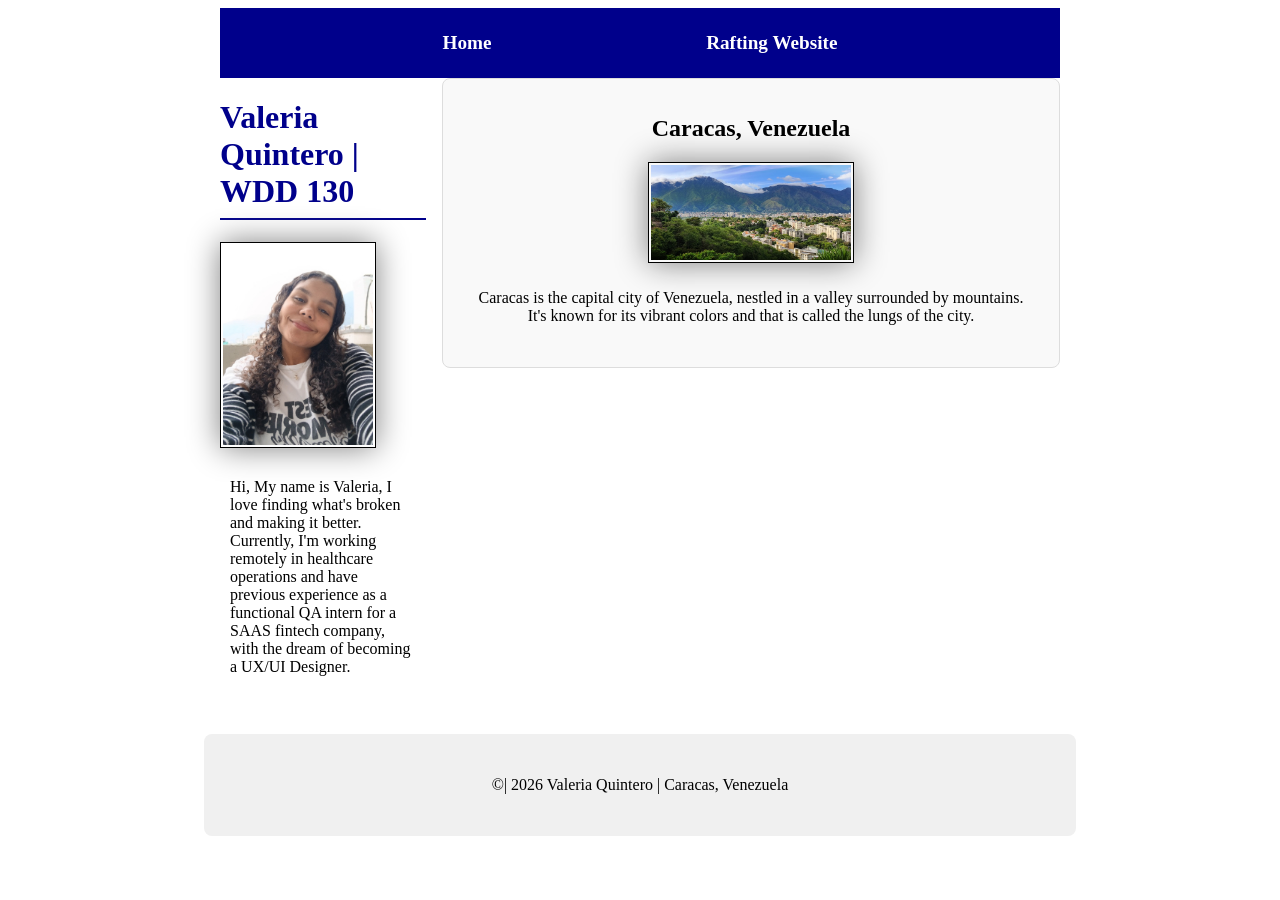
<file: index.html>
<!DOCTYPE html>
<html lang="en">

<head>
    <meta charset="UTF-8">
    <meta name="viewport" content="width=device-width, initial-scale=1.0">
    <meta name="description"
      content="Valeria Quintero WDD 130 course home page I am an aspiring UX/UI designer with experience in healthcare operations and fintech QA.">
    <meta name="author" content="Valeria Quintero">
    <title>Valeria Quintero | WDD 130</title>
    <link rel="stylesheet" href="styles/styles.css">
</head>

<body>
    <header>
        <nav>
            <a href="#">Home</a>
            <a href="wwr/">Rafting Website</a>
        </nav>
    </header>
    <div class="grid">
        <main>
            <h1>Valeria Quintero | WDD 130</h1>
            <img src="images/profile.jpg" alt="Valeria Quintero." width="200">
            <p>Hi, My name is Valeria, I love finding what's broken and making it better. Currently,
                I'm
                working remotely in healthcare
                operations and have previous experience as a functional QA intern for a SAAS fintech
                company, with the dream of
                becoming a UX/UI Designer.</p>
        </main>
        <aside>
            <h2>Caracas, Venezuela</h2>
            <img src="images/caracas.jpg" alt="View of Caracas, Venezuela" width="200">
            <p>Caracas is the capital city of Venezuela, nestled in a valley surrounded by
                mountains. It's
                known for its vibrant colors and that is called the lungs of the city.</p>
        </aside>
    </div>

    <footer>
        <p>©️| 2026 Valeria Quintero | Caracas, Venezuela </p>
    </footer>
</body>

</html>
</file>
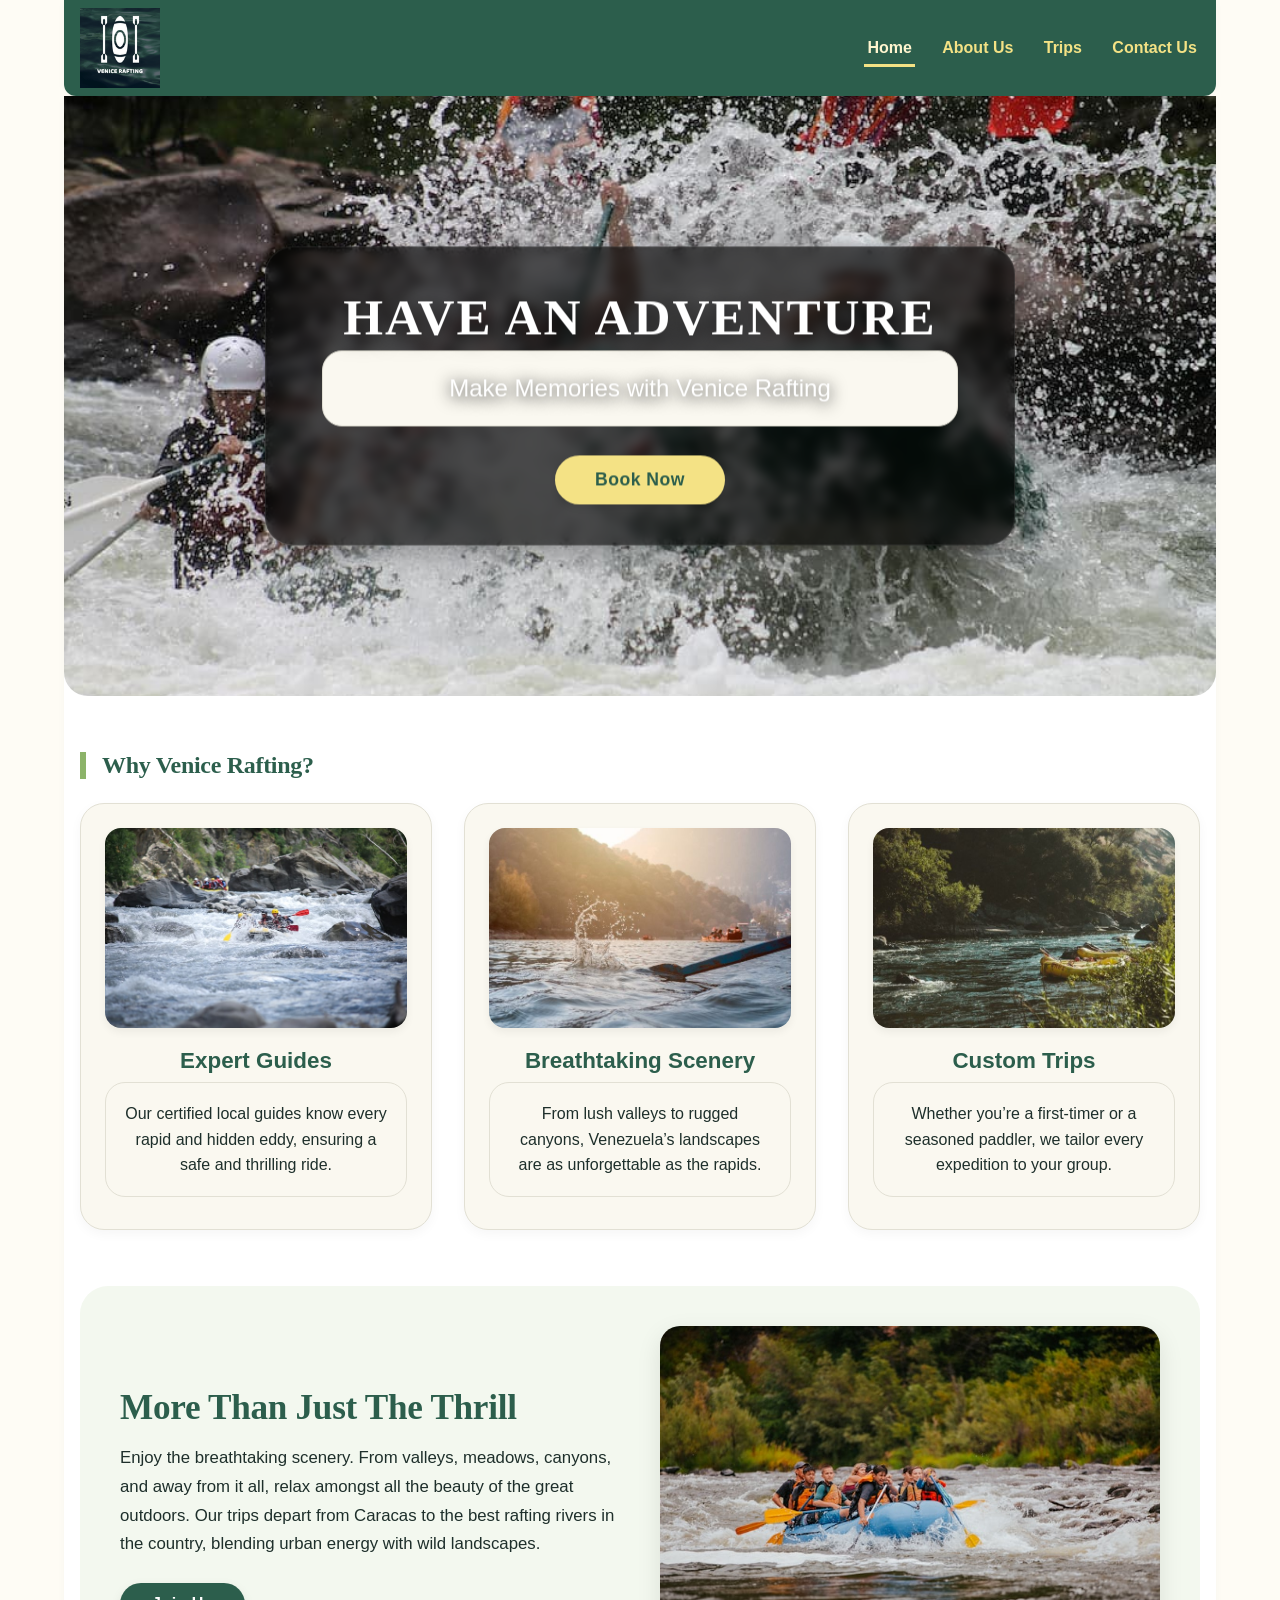
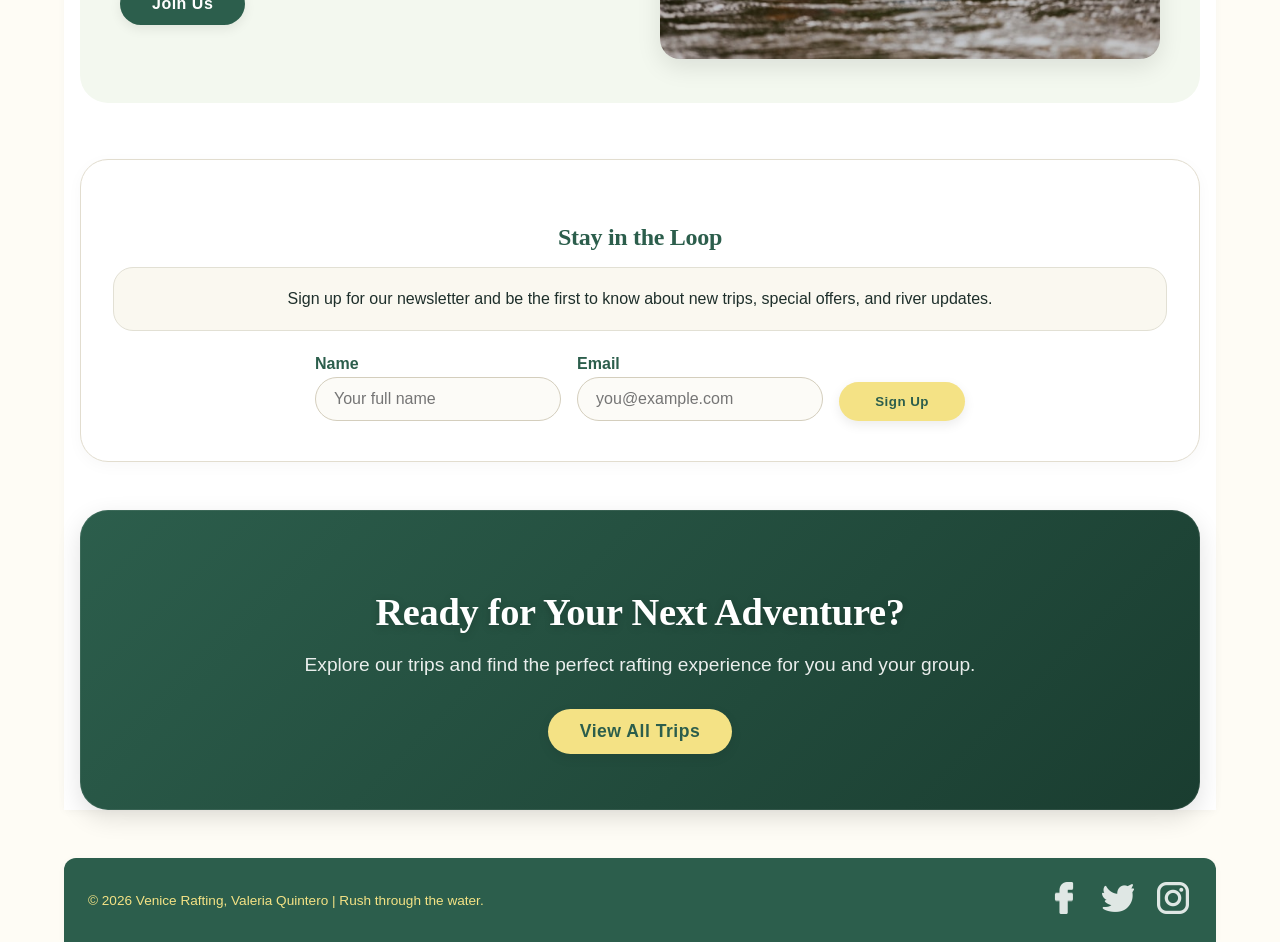
<file: wwr/index.html>
<!DOCTYPE html>
<html lang="en">

<head>
    <meta charset="UTF-8">
    <meta name="viewport" content="width=device-width, initial-scale=1.0">
    <meta name="description"
      content="Venice Rafting offers unforgettable whitewater adventures inspired by Venezuela. Book your trip today and experience the thrill of the river.">
    <meta name="author" content="Valeria Quintero">
    <title>Venice Rafting | Home</title>
    <link rel="stylesheet" href="styles/rafting.css">
</head>

<body>
    <header>
        <img src="images/logo.png" alt="Venice rafting logo">
        <nav>
            <ul>
                <li><a href="index.html" class="active">Home</a></li>
                <li><a href="about.html">About Us</a></li>
                <li><a href="trips.html">Trips</a></li>
                <li><a href="contact.html">Contact Us</a></li>
            </ul>
        </nav>
    </header>

    <main>

        <!-- Hero -->
        <section class="hero">
            <img src="images/hero-rafting.jpg" alt="Rafting team conquering wild rapids">
            <div class="hero-content">
                <h1>HAVE AN ADVENTURE</h1>
                <p>Make Memories with Venice Rafting</p>
                <a href="trips.html" class="btn btn-primary">Book Now</a>
            </div>
        </section>

        <!-- Grid-->
        <section class="features">
            <h2>Why Venice Rafting?</h2>
            <div class="features-grid">
                <div class="feature-item">
                    <img src="images/rafting1.jpg" alt="Expert guide leading a raft">
                    <h3>Expert Guides</h3>
                    <p>Our certified local guides know every rapid and hidden eddy, ensuring a safe
                        and thrilling ride.</p>
                </div>
                <div class="feature-item">
                    <img src="images/rafting3.jpg" alt="Breathtaking river canyon">
                    <h3>Breathtaking Scenery</h3>
                    <p>From lush valleys to rugged canyons, Venezuela’s landscapes are as
                        unforgettable as the rapids.</p>
                </div>
                <div class="feature-item">
                    <img src="images/rafting5.jpg" alt="Custom trip planning">
                    <h3>Custom Trips</h3>
                    <p>Whether you’re a first-timer or a seasoned paddler, we tailor every
                        expedition to your group.</p>
                </div>
            </div>
        </section>

        <!-- Grid -->
        <section class="more-section">
            <div class="more-grid">
                <div class="more-text">
                    <h2>More Than Just The Thrill</h2>
                    <p>
                        Enjoy the breathtaking scenery. From valleys, meadows, canyons, and away
                        from it all, relax amongst all the beauty of the great outdoors. Our trips
                        depart from Caracas to the best rafting rivers in the country, blending
                        urban energy with wild landscapes.
                    </p>
                    <a href="about.html" class="btn btn-secondary">Join Us</a>
                </div>
                <div class="more-image">
                    <img src="images/rafting2.jpg" alt="Scenic river valley">
                </div>
            </div>
        </section>

        <!-- Newsletter -->
        <section class="newsletter">
            <h2>Stay in the Loop</h2>
            <p>Sign up for our newsletter and be the first to know about new trips, special offers,
                and river updates.</p>
            <form action="#" method="post" class="newsletter-form">
                <div class="form-group">
                    <label for="name">Name</label>
                    <input type="text" id="name" name="name" placeholder="Your full name" required>
                </div>
                <div class="form-group">
                    <label for="email">Email</label>
                    <input type="email" id="email" name="email" placeholder="you@example.com"
                      required>
                </div>
                <button type="submit" class="btn btn-primary">Sign Up</button>
            </form>
        </section>

        <!-- Trips -->
        <section class="cta-banner">
            <div class="cta-content">
                <h2>Ready for Your Next Adventure?</h2>
                <p>Explore our trips and find the perfect rafting experience for you and your group.
                </p>
                <a href="trips.html" class="btn btn-primary">View All Trips</a>
            </div>
        </section>

    </main>

    <footer>
        <p>© 2026 Venice Rafting, Valeria Quintero | Rush through the water.</p>
        <nav class="socialmedia">
            <a href="https://facebook.com" target="_blank" rel="noopener noreferrer">
                <img src="images/facebook.png" alt="Facebook icon">
            </a>
            <a href="https://twitter.com" target="_blank" rel="noopener noreferrer">
                <img src="images/twitter.png" alt="Twitter icon">
            </a>
            <a href="https://instagram.com" target="_blank" rel="noopener noreferrer">
                <img src="images/instagram.png" alt="Instagram icon">
            </a>
        </nav>
    </footer>
</body>

</html>
</file>
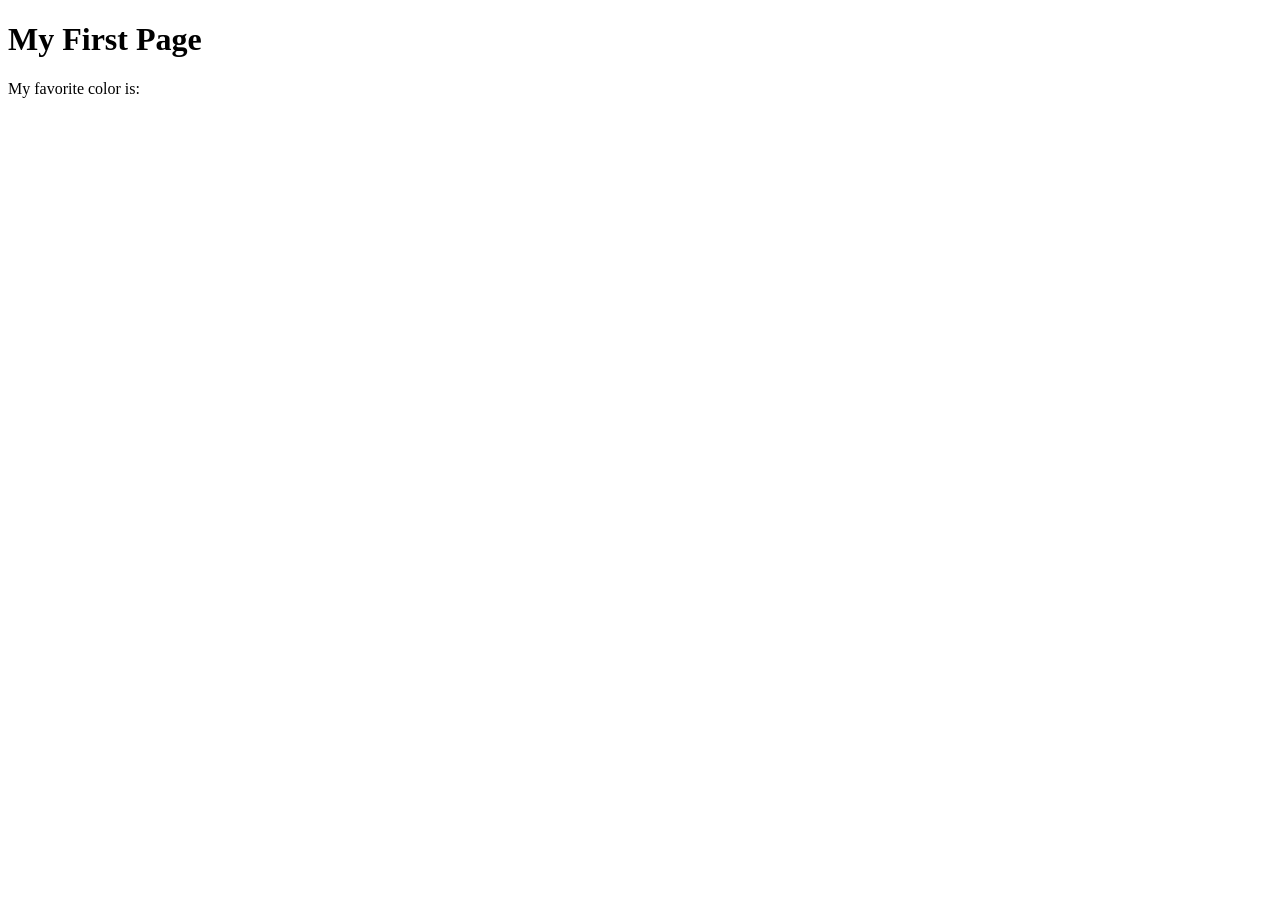
<file: week01/first-page.html>
<!DOCTYPE html>
<html lang="en">
<head>
    <meta charset="UTF-8">
    <meta name="viewport" content="width=device-width, initial-scale=1.0">
    <title>My First Page</title>
</head>
<body>
    <h1>My First Page</h1>
    <p>My favorite color is: </p>
</body>
</html>
</file>
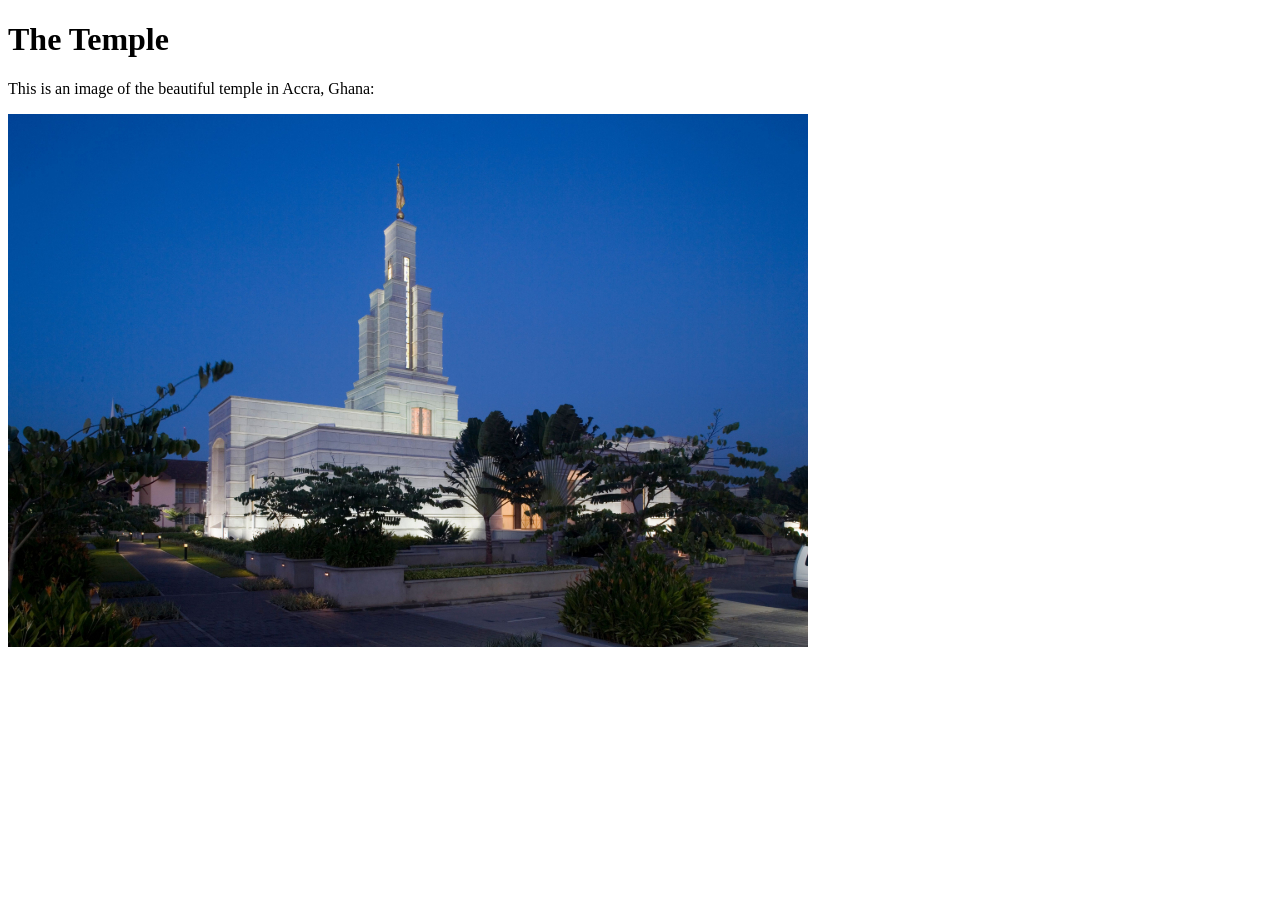
<file: week01/images-solution.html>
<!DOCTYPE html>
<html lang="en">
<head>
    <meta charset="UTF-8">
    <meta name="viewport" content="width=device-width, initial-scale=1.0">
    <title>Temple Image</title>
</head>
<body>
    <h1>The Temple</h1>
    <p>This is an image of the beautiful temple in Accra, Ghana:</p>
    <img src="images/temple-small.jpg" alt="The Accra Ghana Temple">
    
</body>
</html>
</file>
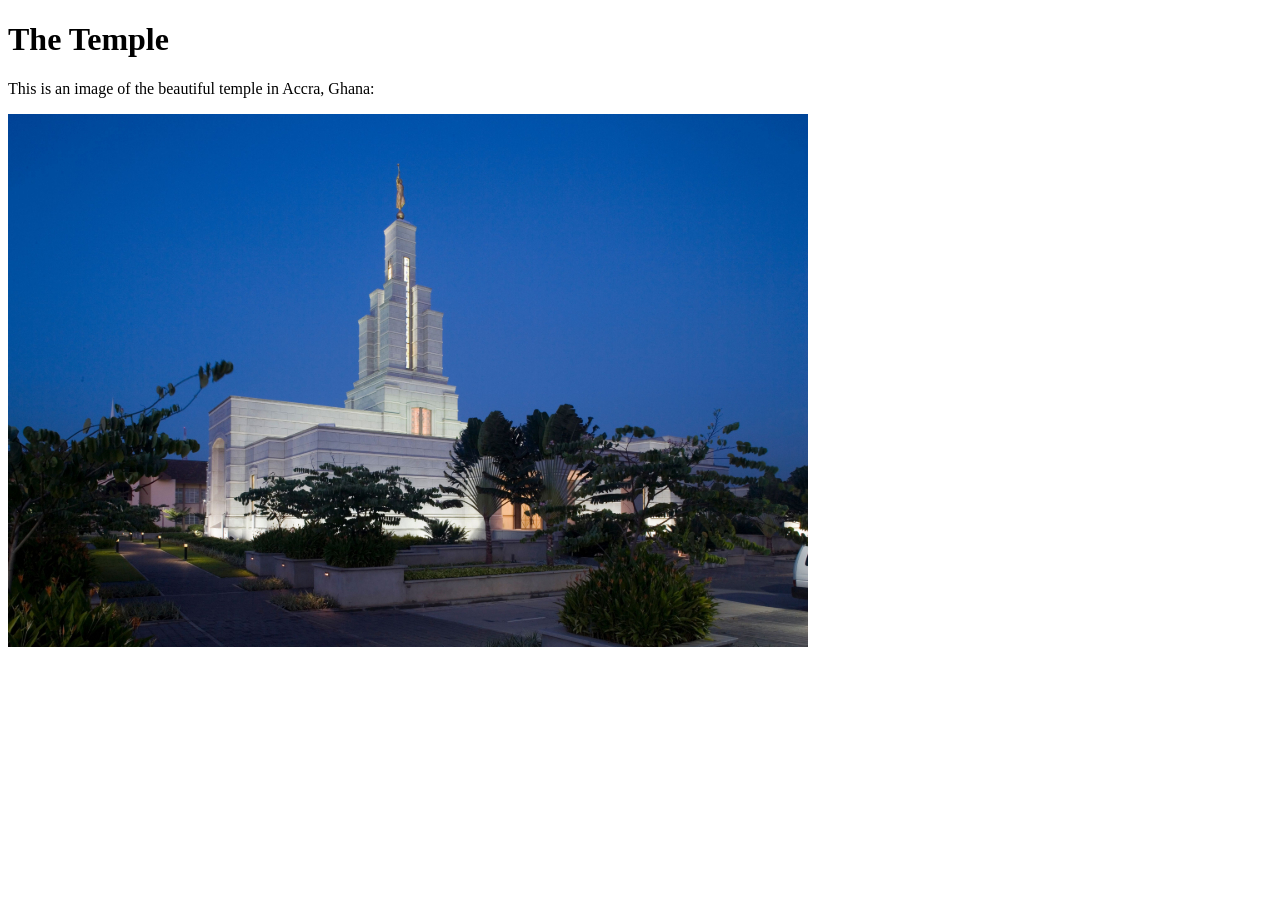
<file: week01/images.html>
<!DOCTYPE html>
<html lang="en">

<head>
    <meta charset="UTF-8">
    <meta name="viewport" content="width=device-width, initial-scale=1.0">
    <title>Temple Image</title>
</head>

<body>
    <h1>The Temple</h1>
    <p>This is an image of the beautiful temple in Accra, Ghana:</p>
    <img src="images/temple-small.jpg" alt="The Accra Ghana Temple">

</body>

</html>
</file>
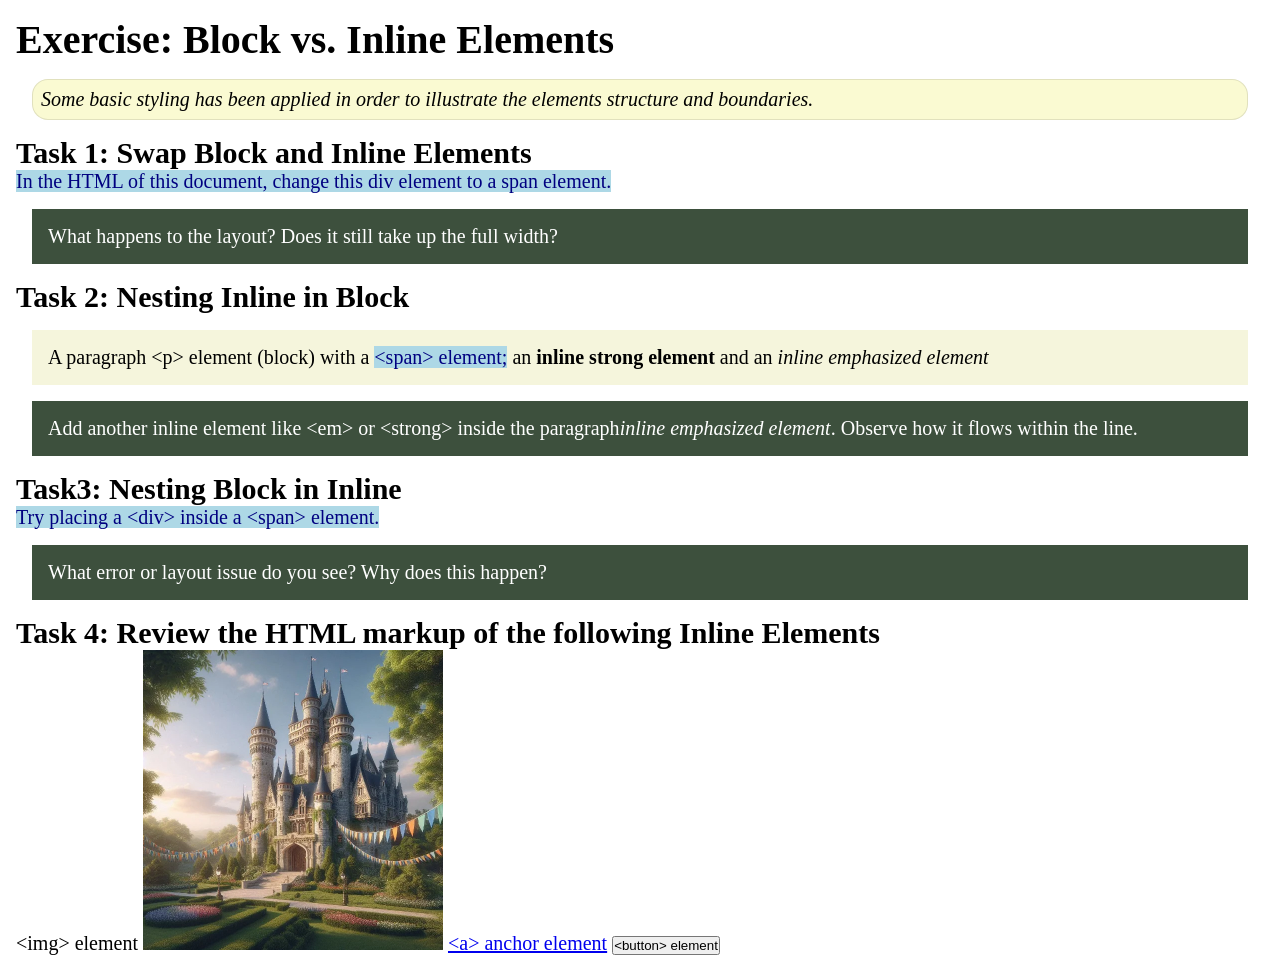
<file: week02/block-vs-inline.html>
<!DOCTYPE html>
<html lang="en">

<head>
    <meta charset="UTF-8">
    <meta name="viewport" content="width=device-width, initial-scale=1.0">
    <title>Exercise: Block vs. Inline Elements</title>
    <link rel="stylesheet" href="styles/block-vs-inline.css">
</head>

<body>
    <main>
        <h1>Exercise: Block vs. Inline Elements</h1>
        <p class="note">Some basic styling has been applied in order to illustrate the elements
            structure and
            boundaries.</p>

        <h2>Task 1: Swap Block and Inline Elements</h2>
        <span>In the HTML of this document, change this div element to a span element.</span>

        <p class="question">What happens to the layout? Does it still take up the full width?</p>

        <h2>Task 2: Nesting Inline in Block</h2>
        <p>A paragraph &lt;p&gt; element (block) with a <span>&lt;span&gt; element;</span> an
            <strong>inline strong element</strong> and an <em>inline emphasized element</em>
        </p>
        <p class="question">Add another inline element like &lt;em&gt; or &lt;strong&gt; inside the
            paragraph<em>inline emphasized element</em>. Observe
            how it flows within the line.</p>

        <h2>Task3: Nesting Block in Inline</h2>
        <span>Try placing a &lt;div&gt; inside a &lt;span&gt; element.</span>
        <p class="question">What error or layout issue do you see? Why does this happen?</p>


        <h2>Task 4: Review the HTML markup of the following Inline Elements</h2>
        &lt;img&gt; element
        <img src="images/castle.webp" alt="placeholder image (images are inline)" width="300"
          height="300">
        <a href="https://churchofjesuschrist.org">&lt;a&gt; anchor element</a>
        <button type="button">&lt;button&gt; element</button>
    </main>
</body>

</html>
</file>
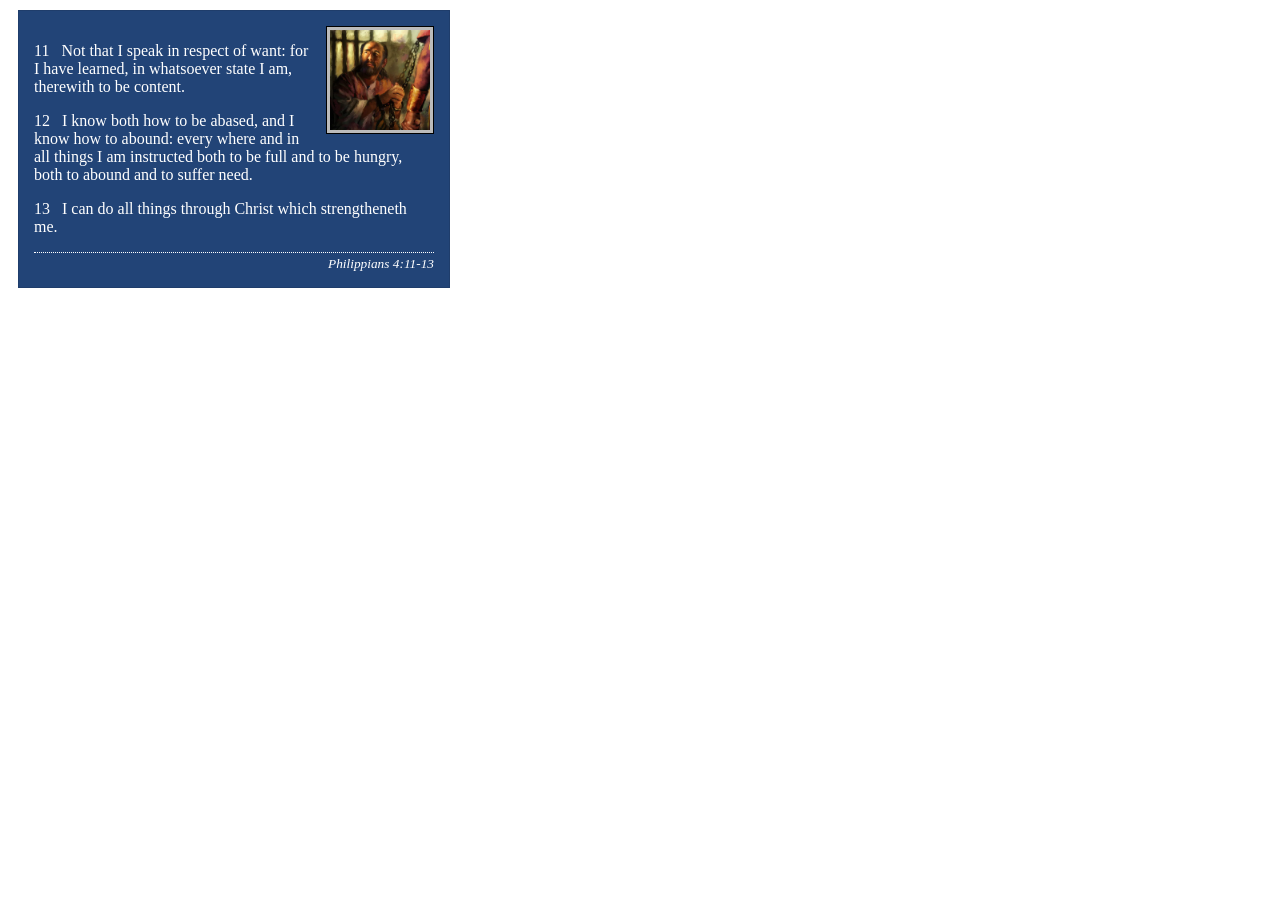
<file: week02/box-model-solution.html>
<!DOCTYPE html>
<html lang="en">
<head>
    <meta charset="UTF-8">
    <meta name="viewport" content="width=device-width, initial-scale=1.0">
    <title>Box Model Activity</title>
    <link rel="stylesheet" href="styles/box-model-solution.css">
</head>
<body>
    <main>
        <div class="callout">
            <img src="images/apostle-paul-imprisoned.webp" alt="Paul the Apostle - Imprisoned in Rome" width="200" height="200">
            <blockquote>
                <p>11 &nbsp; Not that I speak in respect of want: for I have learned, in whatsoever state I am, therewith to be content.</p>
                <p>12 &nbsp; I know both how to be abased, and I know how to abound: every where and in all things I am instructed both to be full and to be hungry, both to abound and to suffer need.</p>
                <p>13 &nbsp; I can do all things through Christ which strengtheneth me.</p>
            </blockquote>
            <cite>Philippians 4:11-13</cite>
        </div>
    </main>
</body>
</html>
</file>
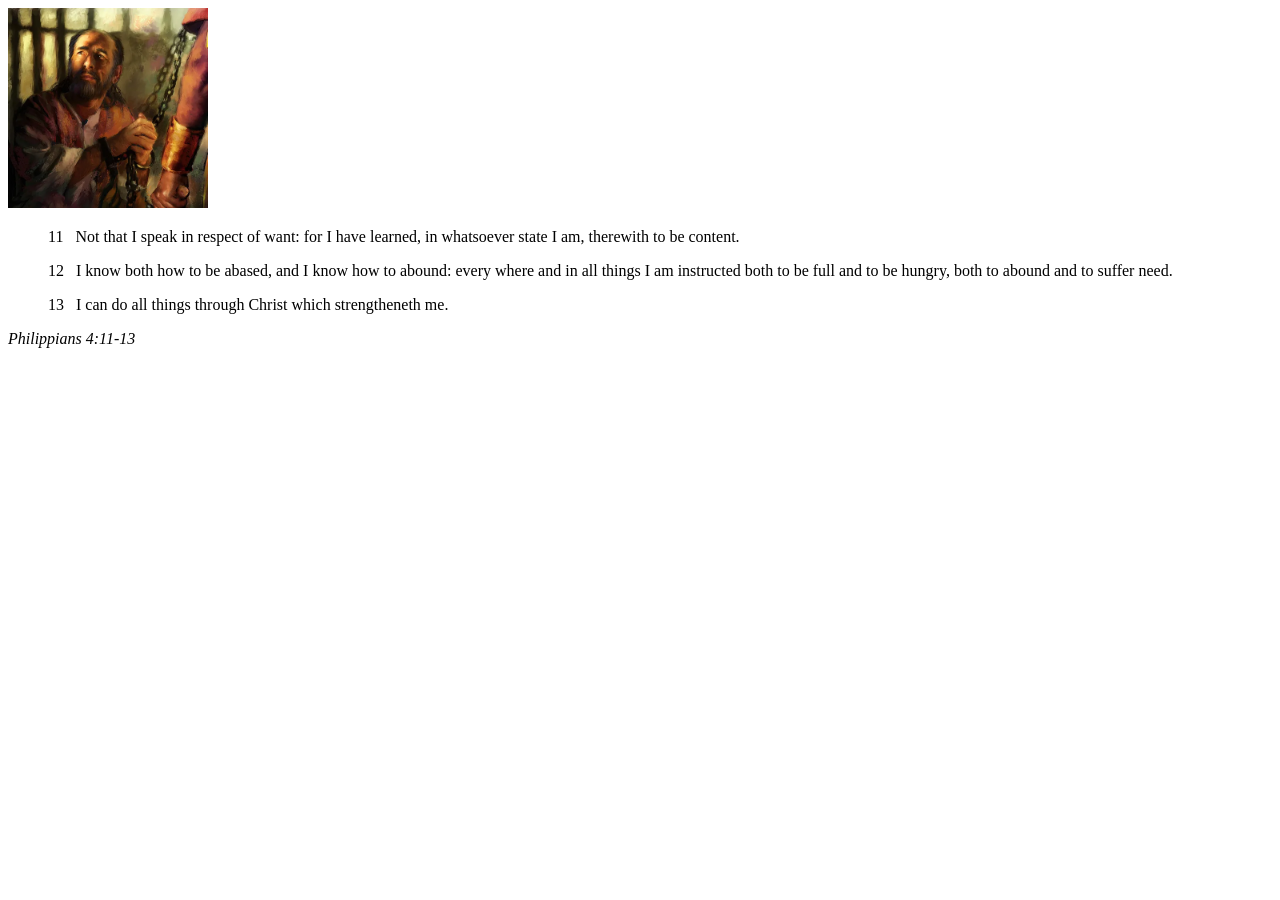
<file: week02/box-model.html>
<!DOCTYPE html>
<html lang="en">
<head>
    <meta charset="UTF-8">
    <meta name="viewport" content="width=device-width, initial-scale=1.0">
    <title>Box Model Activity</title>
</head>
<body>
    <main>
        <div class="callout">
            <img src="images/apostle-paul-imprisoned.webp" alt="Paul the Apostle - Imprisoned in Rome" width="200" height="200">
            <blockquote>
                <p>11 &nbsp; Not that I speak in respect of want: for I have learned, in whatsoever state I am, therewith to be content.</p>
                <p>12 &nbsp; I know both how to be abased, and I know how to abound: every where and in all things I am instructed both to be full and to be hungry, both to abound and to suffer need.</p>
                <p>13 &nbsp; I can do all things through Christ which strengtheneth me.</p>
            </blockquote>
            <cite>Philippians 4:11-13</cite>
        </div>
    </main>
</body>
</html>
</file>
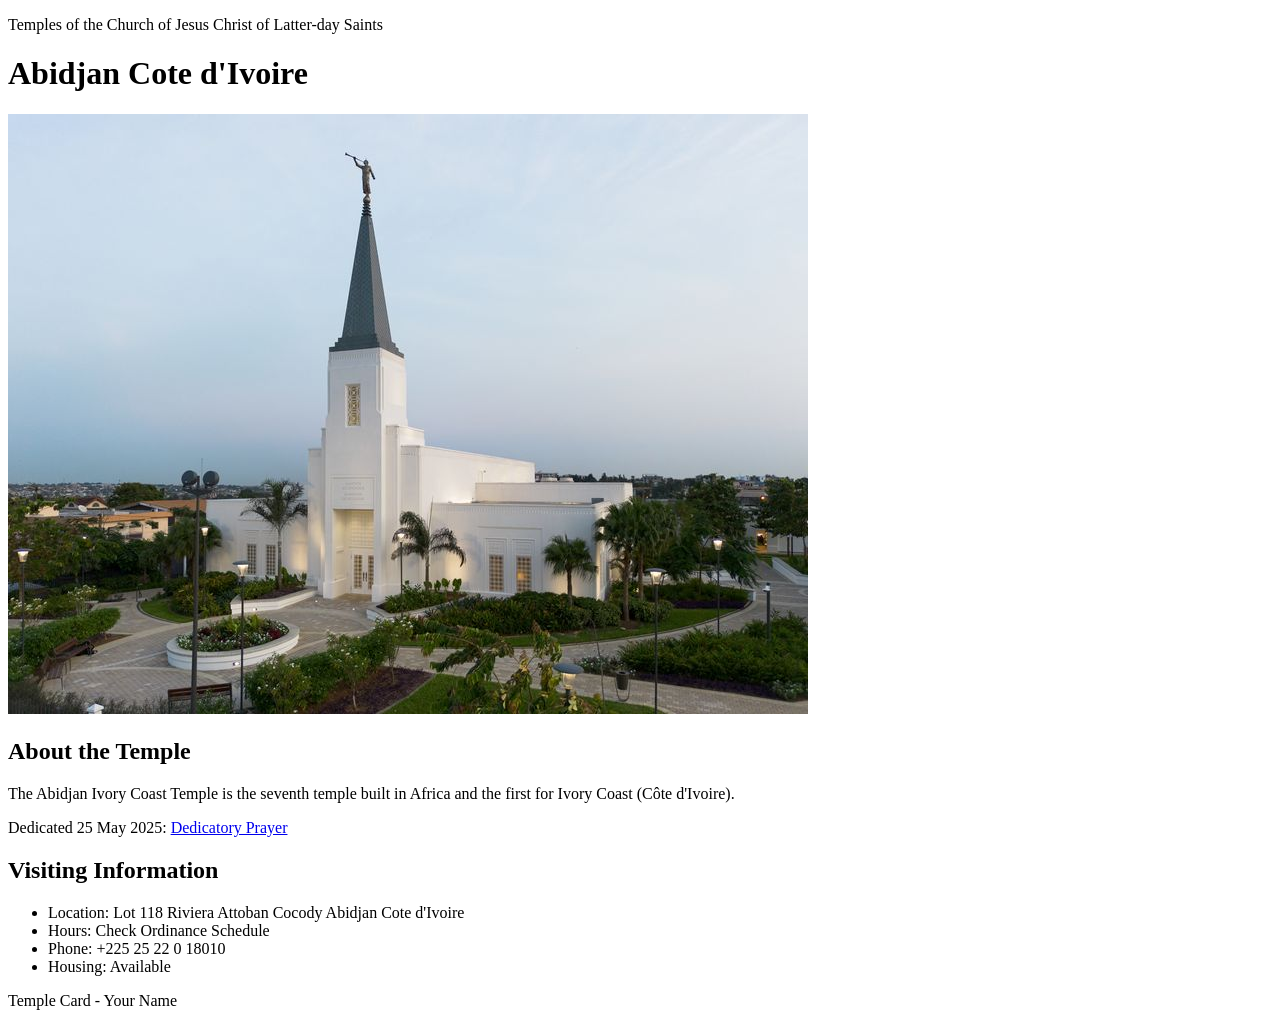
<file: week02/temple.html>
<!DOCTYPE html>
<html lang="en">

<head>
    <meta charset="UTF-8">
    <meta name="viewport" content="width=device-width, initial-scale=1.0">
    <title>Temple Card - Abidjan Cote d'Ivoire</title>
</head>

<body>
    <header>
        <p>Temples of the Church of Jesus Christ of Latter-day Saints</p>
    </header>
    <main>
        <h1>Abidjan Cote d'Ivoire</h1>
        <picture>
            <img src="images/abidjan-ivory-coast.jpeg" alt="Abidjan Cote d'Ivoire Temple">
        </picture>
        <section>
            <h2>About the Temple</h2>
            <p>The Abidjan Ivory Coast Temple is the seventh temple built in Africa and the first for Ivory Coast (Côte
                d'Ivoire).</p>
            <p>Dedicated 25 May 2025: <a
                    href="https://www.churchofjesuschrist.org/temples/dedicatory-prayer/abidjan-ivory-coast-temple/2025-05-25?lang=eng"
                    target="_blank" rel="noopener noreferrer">Dedicatory Prayer</a></p>
        </section>
        <section>
            <h2>Visiting Information</h2>
            <ul>
                <li>Location: Lot 118 Riviera Attoban Cocody Abidjan Cote d'Ivoire</li>
                <li>Hours: Check Ordinance Schedule</li>
                <li>Phone: +225 25 22 0 18010</li>
                <li>Housing: Available</li>
            </ul>
        </section>
    </main>
    <footer>
        <p>Temple Card - Your Name</p>
    </footer>
</body>

</html>
</file>
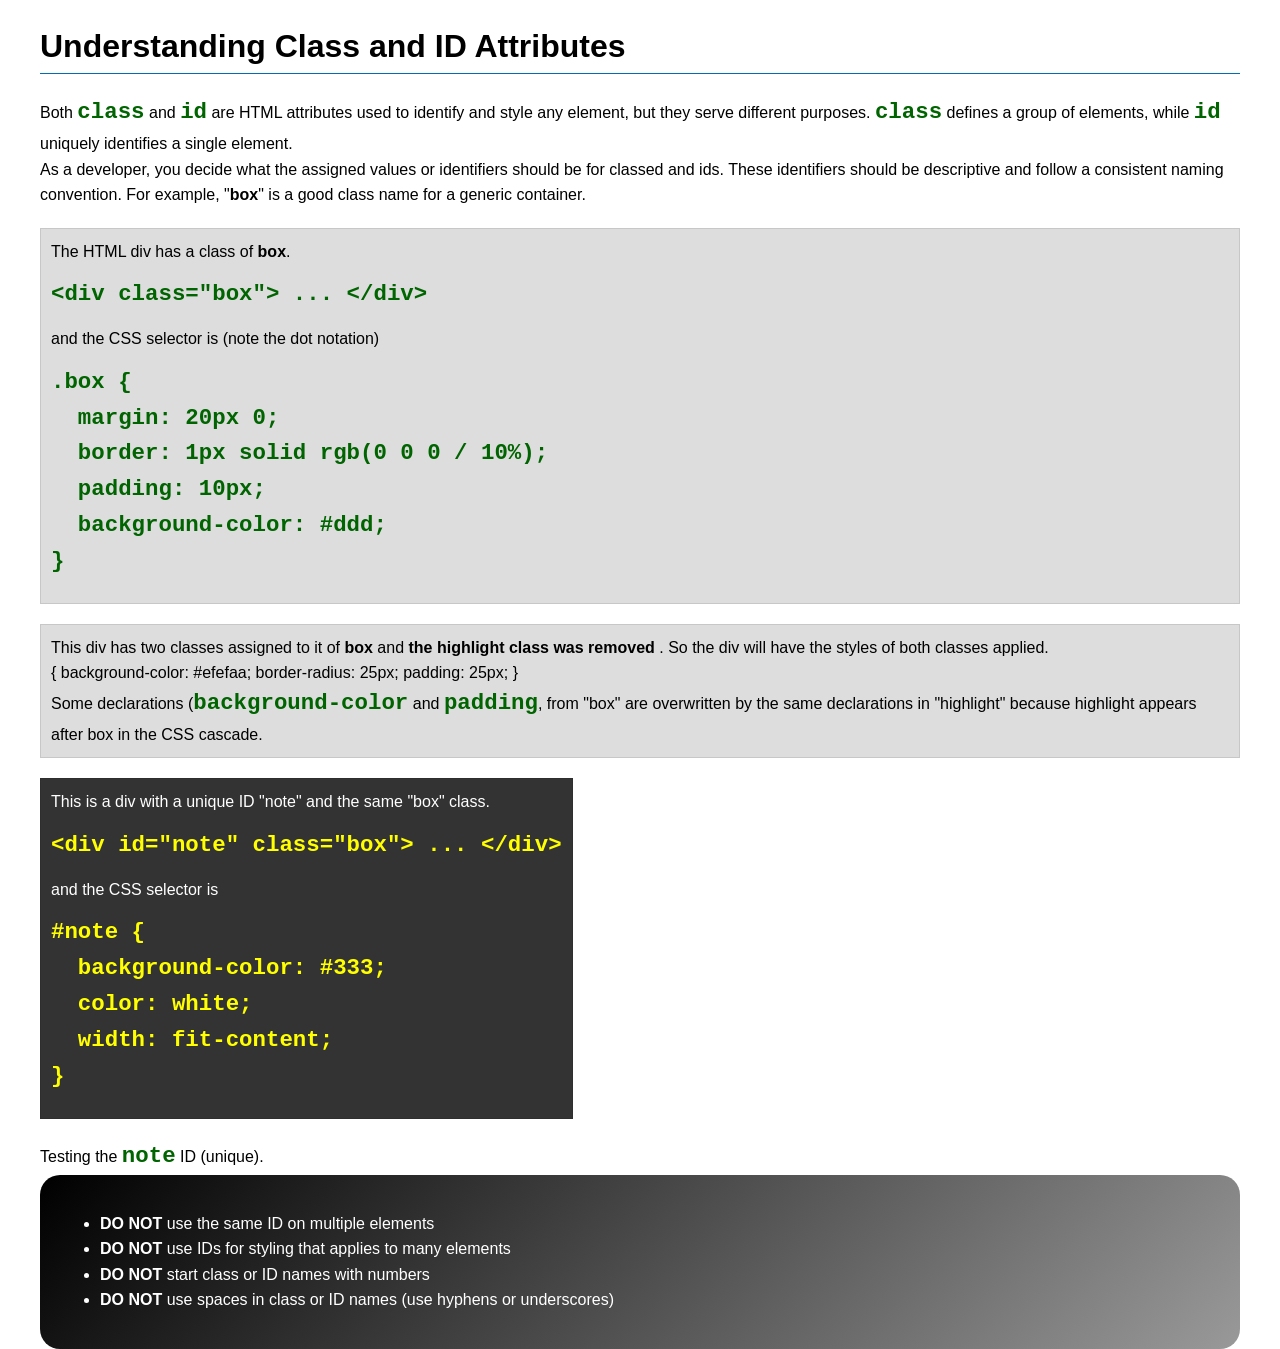
<file: week03/class-and-id.html>
<!DOCTYPE html>
<html lang="en">

<head>
    <meta charset="UTF-8">
    <meta name="viewport" content="width=device-width, initial-scale=1.0">
    <title>Class vs ID Attributes</title>
    <link rel="stylesheet" href="styles/class-and-id.css">
</head>

<body>
    <h1>Understanding Class and ID Attributes</h1>
    <p>Both <code>class</code> and <code>id</code> are HTML attributes used to identify and style
        any element, but they
        serve different purposes. <code>class</code> defines a group of elements, while
        <code>id</code> uniquely
        identifies a single element.
    </p>
    <p>As a developer, you decide what the assigned values or identifiers should be for classed and
        ids. These
        identifiers should be
        descriptive and follow a consistent naming convention. For example, "<strong>box</strong>"
        is a good class name
        for a generic container.</p>
    <div class="box">
        <p>The HTML div has a class of <strong>box</strong>.</p>
        <pre><code class="html">&lt;div class="box"&gt; ... &lt;/div&gt;</code></pre>
        and the CSS selector is (note the dot notation)
        <pre><code class="css">.box {
  margin: 20px 0;
  border: 1px solid rgb(0 0 0 / 10%);
  padding: 10px;
  background-color: #ddd; 
}</code></pre>
    </div>

    <div class="box">
        <p>This div has two classes assigned to it of <strong>box</strong> and
            <strong>the highlight class was removed
            </strong>. So the div
            will have the styles of both classes applied.
        </p>
        {
        background-color: #efefaa;
        border-radius: 25px;
        padding: 25px;
        }</code></pre>
        <p>Some declarations (<code>background-color</code> and <code>padding</code>, from "box" are
            overwritten by the same declarations in "highlight" because highlight appears after box
            in the CSS cascade.</p>
    </div>

    <div id="note" class="box">
        <p>This is a div with a unique ID "note" and the same "box" class.</p>
        <pre><code class="html">&lt;div id="note" class="box"&gt; ... &lt;/div&gt;</code></pre>
        and the CSS selector is
        <pre><code class="css">#note {
  background-color: #333;
  color: white;
  width: fit-content;
}</code></pre>
    </div>

    <div id="test note">
        <p>Testing the <code>note</code> ID (unique).</p>
    </div>

    <section id="best-practice">
        <ul>
            <li><strong>DO NOT</strong> use the same ID on multiple elements</li>
            <li><strong>DO NOT</strong> use IDs for styling that applies to many elements</li>
            <li><strong>DO NOT</strong> start class or ID names with numbers</li>
            <li><strong>DO NOT</strong> use spaces in class or ID names (use hyphens or underscores)
            </li>
        </ul>
    </section>

</body>

</html>
</file>
<file: styles/styles.css>
:root {
    --nav-bg: darkblue;
    --nav-link-color: white;
    --nav-link-padding: 0.5rem;
    --nav-padding: 1rem;
    --heading-color: darkblue;
    --img-border-color: black;
    --img-border-width: 1px;
    --img-padding: 2px;
    --img-shadow: 0 0 30px gray;
    --paragraph-padding: 10px;
    --footer-bg: #f0f0f0;
}

header,
.grid,
footer {
    max-width: 840px;
    margin: 0 auto;
}

nav {
    background-color: var(--nav-bg);
    padding: var(--nav-padding);
    display: flex;
    justify-content: space-evenly;
    align-items: center;
}

nav a {
    display: block;
    padding: var(--nav-link-padding);
    text-decoration: none;
    font-size: 1.2rem;
    font-weight: 700;
    color: var(--nav-link-color);
}

nav a:hover {
    text-decoration: underline;
}

h1 {
    color: var(--heading-color);
    border-bottom: 2px solid var(--heading-color);
    padding-bottom: 0.5rem;
}

img {
    width: 150px;
    height: auto;
    border: var(--img-border-width) solid var(--img-border-color);
    padding: var(--img-padding);
    box-shadow: var(--img-shadow)
}

p {
    padding: var(--paragraph-padding);
}

.grid {
    display: grid;
    align-items: start;
    gap: 1rem;
    grid-template-columns: 1fr 3fr;
}

aside {
    background-color: #f9f9f9;
    border: 1px solid #ddd;
    border-radius: 8px;
    padding: 1rem;
    text-align: center;
}

aside img {
    width: 100%;
    max-width: 200px;
    height: auto;
    margin: 0 auto;
    display: block;
}

footer {
    margin-top: 2rem;
    padding: 1rem;
    background-color: var(--footer-bg);
    text-align: center;
    border-radius: 8px;
}
</file>
<file: wwr/styles/rafting.css>
/* Venice Rafting css*/

:root {
    --primary-color: #2c5e4c;
    /* deep lake green */
    --secondary-color: #8cb369;
    /* sage green */
    --accent1-color: #5b8c5a;
    /* muted forest green */
    --accent2-color: #f4e285;
    /* soft pale yellow */
    --heading-font: "Times New Roman", "Georgia", serif;
    --body-font: Arial, Helvetica, sans-serif;
}

* {
    margin: 0;
    padding: 0;
    box-sizing: border-box;
}

html {
    scroll-behavior: smooth;
}

body {
    font-family: var(--body-font);
    color: #1e2f2b;
    background-color: #fefcf5;
}

header,
main,
footer {
    max-width: 1200px;
    width: min(90%, 1200px);
    margin: 0 auto;
    background-color: #ffffff;
    box-shadow: 0 2px 8px rgba(0, 0, 0, 0.03);
}

/* header and nav*/
header {
    background-color: var(--primary-color);
    color: var(--accent2-color);
    display: grid;
    grid-template-columns: auto 1fr;
    align-items: center;
    padding: 8px 16px;
    border-radius: 0 0 12px 12px;
}

header img {
    width: 80px;
    height: auto;
}

nav ul {
    list-style: none;
    display: flex;
    justify-content: flex-end;
    gap: 1.5rem;
}

nav a {
    color: var(--accent2-color);
    text-decoration: none;
    font-weight: bold;
    padding: 0.5rem 0.2rem;
    transition: color 0.2s, border-bottom 0.2s;
}

nav a:hover,
nav a.active {
    color: #fff5cf;
    border-bottom: 3px solid var(--accent2-color);
}

h1,
h2 {
    font-family: var(--heading-font);
    color: var(--primary-color);
    letter-spacing: -0.3px;
}

h1 {
    font-size: 2.2rem;
    font-weight: 700;
    text-shadow: 1px 1px 2px rgba(0, 0, 0, 0.2);
}

h2 {
    border-left: 6px solid var(--secondary-color);
    padding-left: 16px;
    margin: 24px 0 16px 0;
}

/* buttons*/
.btn {
    display: inline-block;
    padding: 12px 32px;
    border-radius: 60px;
    text-decoration: none;
    font-weight: bold;
    letter-spacing: 0.5px;
    transition: all 0.25s ease;
    box-shadow: 0 4px 12px rgba(0, 0, 0, 0.08);
    border: none;
    cursor: pointer;
}

.btn-primary {
    background-color: var(--accent2-color);
    color: var(--primary-color);
}

.btn-primary:hover {
    background-color: #e8d47a;
    transform: translateY(-3px) scale(1.02);
    box-shadow: 0 8px 20px rgba(0, 0, 0, 0.15);
}

.btn-secondary {
    background-color: var(--primary-color);
    color: #fff;
}

.btn-secondary:hover {
    background-color: #1f4a3b;
    transform: translateY(-3px) scale(1.02);
    box-shadow: 0 8px 20px rgba(0, 0, 0, 0.15);
}

/* Home page */

/* Hero*/
.hero {
    position: relative;
    margin: 0;
    padding: 0;
    border-radius: 0 0 24px 24px;
    overflow: hidden;
}

.hero img {
    display: block;
    width: 100%;
    height: auto;
    max-height: 600px;
    object-fit: cover;
}

/* About page hero heading overlay */
.hero h1 {
    position: absolute;
    top: 30px;
    width: 100%;
    padding: 16px;
    text-align: center;
    background-color: var(--accent1-color);
    color: #fff2cf;
    font-size: 2rem;
    letter-spacing: 1px;
    opacity: 0.85;
    margin: 0;
    text-shadow: 1px 1px 4px rgba(0, 0, 0, 0.4);
}

/* About page hero article overlay */
.hero article {
    position: absolute;
    bottom: 30px;
    left: 20px;
    right: 20px;
    background-color: rgba(44, 94, 76, 0.9);
    color: #fff9e8;
    padding: 20px;
    border-radius: 16px;
    backdrop-filter: blur(2px);
    display: flex;
    align-items: center;
    gap: 20px;
}

.hero article img {
    float: right;
    width: 125px;
    border-radius: 50%;
    border: 3px solid var(--accent2-color);
    box-shadow: 0 4px 10px rgba(0, 0, 0, 0.3);
    margin: 0 0 0 16px;
}

.hero article p {
    margin: 0;
    padding: 0;
    flex: 1;
    font-weight: 500;
    line-height: 1.4;
}

/* Home page hero content overlay */
.hero-content {
    position: absolute;
    top: 50%;
    left: 50%;
    transform: translate(-50%, -50%);
    text-align: center;
    background: rgba(0, 0, 0, 0.65);
    backdrop-filter: blur(6px);
    -webkit-backdrop-filter: blur(6px);
    padding: 2.5rem 3.5rem;
    border-radius: 28px;
    width: 85%;
    max-width: 750px;
    color: #fff;
    box-shadow: 0 8px 32px rgba(0, 0, 0, 0.35);
    border: 1px solid rgba(255, 255, 255, 0.08);
}

.hero-content h1 {
    font-size: 3.2rem;
    color: #ffffff;
    text-shadow: 0 4px 20px rgba(0, 0, 0, 0.6);
    margin-bottom: 0.25rem;
    letter-spacing: 2px;
    background: none;
    position: static;
    width: auto;
    padding: 0;
    opacity: 1;
}

.hero-content p {
    font-size: 1.5rem;
    font-weight: 500;
    margin-bottom: 1.8rem;
    color: #ffffff;
    text-shadow: 0 2px 16px rgba(0, 0, 0, 0.9);
}

.hero-content .btn {
    font-size: 1.1rem;
    padding: 14px 40px;
}

.features {
    margin: 3.5rem 0;
    padding: 0 1rem;
}

.features-grid {
    display: grid;
    grid-template-columns: repeat(auto-fit, minmax(280px, 1fr));
    gap: 2rem;
    margin-top: 1.5rem;
}

.feature-item {
    background: #faf8f0;
    border-radius: 24px;
    padding: 1.5rem 1.5rem 2rem;
    text-align: center;
    box-shadow: 0 4px 12px rgba(0, 0, 0, 0.04);
    border: 1px solid #e2e0d4;
    transition: transform 0.3s ease, box-shadow 0.3s ease;
}

.feature-item:hover {
    transform: translateY(-8px);
    box-shadow: 0 16px 40px rgba(44, 94, 76, 0.12);
}

.feature-item img {
    width: 100%;
    height: 200px;
    object-fit: cover;
    border-radius: 16px;
    margin-bottom: 1rem;
    box-shadow: 0 4px 8px rgba(0, 0, 0, 0.06);
}

.feature-item h3 {
    color: var(--primary-color);
    margin-bottom: 0.5rem;
    font-size: 1.4rem;
}

/* more section*/
.more-section {
    margin: 3.5rem 0;
    padding: 0 1rem;
}

.more-grid {
    display: grid;
    grid-template-columns: 1fr 1fr;
    gap: 2.5rem;
    align-items: center;
    background: #f3f8ef;
    border-radius: 28px;
    padding: 2.5rem;
    transition: all 0.3s ease;
}

.more-text h2 {
    border-left: none;
    padding-left: 0;
    font-size: 2.2rem;
}

.more-text p {
    background: none;
    border: none;
    padding: 0;
    line-height: 1.7;
    margin: 1rem 0 1.5rem;
    font-size: 1.05rem;
}

.more-image img {
    width: 100%;
    height: auto;
    border-radius: 20px;
    box-shadow: 0 8px 24px rgba(0, 0, 0, 0.10);
    transition: transform 0.3s ease;
}

.more-image img:hover {
    transform: scale(1.01);
}

/* newsletter*/
.newsletter {
    background: #ffffff;
    padding: 2.5rem 2rem;
    border-radius: 28px;
    margin: 3rem 1rem;
    text-align: center;
    border: 1px solid #e2ddcf;
    box-shadow: 0 4px 16px rgba(0, 0, 0, 0.03);
}

.newsletter h2 {
    border-left: none;
    padding-left: 0;
}

.newsletter-form {
    display: flex;
    flex-wrap: wrap;
    justify-content: center;
    align-items: flex-end;
    gap: 1rem;
    max-width: 650px;
    margin: 1.5rem auto 0;
}

.form-group {
    flex: 1 1 200px;
    text-align: left;
}

.form-group label {
    display: block;
    font-weight: 600;
    margin-bottom: 4px;
    color: var(--primary-color);
}

.form-group input {
    width: 100%;
    padding: 12px 18px;
    border-radius: 60px;
    border: 1px solid #d4cebd;
    font-size: 1rem;
    transition: border 0.2s, box-shadow 0.2s;
    background-color: #fcfbf7;
}

.form-group input:focus {
    outline: none;
    border-color: var(--primary-color);
    box-shadow: 0 0 0 4px rgba(44, 94, 76, 0.15);
}

.newsletter .btn {
    padding: 12px 36px;
    margin-top: 0;
    height: fit-content;
}

/* banner*/
.cta-banner {
    background: linear-gradient(135deg, var(--primary-color) 0%, #1a3d30 100%);
    color: #fff;
    text-align: center;
    padding: 3.5rem 2rem;
    border-radius: 28px;
    margin: 3rem 1rem;
    box-shadow: inset 0 0 0 1px rgba(255, 255, 255, 0.08), 0 8px 24px rgba(0, 0, 0, 0.12);
}

.cta-banner h2 {
    color: #fff;
    border-left: none;
    padding-left: 0;
    font-size: 2.4rem;
    text-shadow: 0 2px 8px rgba(0, 0, 0, 0.2);
}

.cta-banner p {
    font-size: 1.2rem;
    margin-bottom: 1.8rem;
    opacity: 0.9;
    background: none;
    border: none;
    padding: 0;
}

.cta-banner .btn-primary {
    background-color: var(--accent2-color);
    color: var(--primary-color);
    font-size: 1.1rem;
}

.cta-banner .btn-primary:hover {
    background-color: #ffe69e;
}

/* Trips page*/
.trips-cta {
    text-align: center;
    padding: 2.5rem 1.5rem;
    background: linear-gradient(135deg, #eef5ea 0%, #fcf9f0 100%);
    border-radius: 28px;
    margin: 1rem 0 2.5rem;
}

.trips-cta h1 {
    font-size: 2.8rem;
    margin-bottom: 0.5rem;
}

.trips-cta p {
    font-size: 1.15rem;
    max-width: 600px;
    margin: 0 auto 1.5rem;
    background: none;
    border: none;
    padding: 0;
}

.trip-cards {
    margin: 2.5rem 0;
    padding: 0 1rem;
}

.cards-grid {
    display: grid;
    grid-template-columns: repeat(auto-fit, minmax(300px, 1fr));
    gap: 2rem;
    margin-top: 1.5rem;
}

.trip-card {
    background: #ffffff;
    border-radius: 24px;
    overflow: hidden;
    box-shadow: 0 6px 20px rgba(0, 0, 0, 0.06);
    border: 1px solid #ece8dd;
    transition: transform 0.25s ease, box-shadow 0.25s ease;
}

.trip-card:hover {
    transform: translateY(-6px);
    box-shadow: 0 16px 40px rgba(0, 0, 0, 0.08);
}

.trip-card img {
    width: 100%;
    height: 220px;
    object-fit: cover;
}

.trip-card h3 {
    padding: 1rem 1.5rem 0.25rem;
    color: var(--primary-color);
}

.trip-card p {
    padding: 0 1.5rem 1rem;
    background: none;
    border: none;
    margin: 0;
}

.trip-card p strong {
    color: var(--primary-color);
}

/* Difficulty Guide */
.difficulty-guide {
    margin: 3rem 1rem;
    padding: 1.5rem 1.5rem 2.5rem;
    background: #faf8f0;
    border-radius: 28px;
    border: 1px solid #e2ddd0;
}

.difficulty-guide h2 {
    margin-top: 0;
}

.difficulty-grid {
    display: grid;
    grid-template-columns: repeat(auto-fit, minmax(220px, 1fr));
    gap: 1.5rem;
    margin-top: 1rem;
}

.diff-card {
    background: #ffffff;
    padding: 1.5rem;
    border-radius: 20px;
    border-left: 8px solid var(--primary-color);
    box-shadow: 0 2px 8px rgba(0, 0, 0, 0.03);
}

.diff-card h3 {
    color: var(--primary-color);
    margin-bottom: 0.5rem;
}

.diff-card p {
    background: none;
    border: none;
    padding: 0;
    margin: 0;
    font-size: 0.95rem;
    line-height: 1.5;
}

.trip-table-section {
    margin: 2.5rem 1rem 3rem;
    overflow-x: auto;
}

.trip-table {
    width: 100%;
    border-collapse: collapse;
    border-radius: 20px;
    overflow: hidden;
    box-shadow: 0 4px 16px rgba(0, 0, 0, 0.04);
}

.trip-table thead {
    background-color: var(--primary-color);
    color: #fff;
}

.trip-table th {
    padding: 14px 16px;
    text-align: left;
    font-weight: 700;
    font-size: 1.05rem;
}

.trip-table td {
    padding: 14px 16px;
    border-bottom: 1px solid #e8e4d8;
    background-color: #ffffff;
}

.trip-table tbody tr:nth-child(even) td {
    background-color: #f7f5ed;
}

.trip-table tbody tr:hover td {
    background-color: #edf3e9;
}

/*about page */
.history-content {
    display: grid;
    grid-template-columns: 1fr 1fr;
    gap: 20px;
    margin: 16px;
}

section p {
    background-color: #faf8f0;
    padding: 18px;
    border-radius: 20px;
    line-height: 1.6;
    border: 1px solid #e2e0d4;
}

.adventure-gallery {
    display: grid;
    grid-template-columns: repeat(5, 1fr);
    gap: 16px;
    margin: 16px;
}

.adventure-gallery figure {
    margin: 0;
    text-align: center;
}

.adventure-gallery img {
    width: 100%;
    height: auto;
    border-radius: 12px;
    box-shadow: 0 4px 8px rgba(0, 0, 0, 0.1);
}

.adventure-gallery figcaption {
    margin-top: 8px;
    font-weight: bold;
    color: var(--primary-color);
}

/* contact page*/
.contact-page-header {
    text-align: center;
    background-color: #f3f8ef;
    margin: 16px 16px 32px 16px;
    padding: 24px 16px;
    border-radius: 28px;
}

.contact-page-header h1 {
    margin-bottom: 12px;
}

.contact-page-header p {
    background: none;
    border: none;
    padding: 0;
    font-size: 1.1rem;
}

.contact-info-section {
    display: grid;
    grid-template-columns: 1fr 1fr;
    gap: 32px;
    margin: 16px 16px 32px 16px;
    background: #fff;
    border-radius: 24px;
    box-shadow: 0 2px 12px rgba(0, 0, 0, 0.05);
}

.contact-details {
    background-color: #fefaf0;
    padding: 20px;
    border-radius: 20px;
    border: 1px solid #e0dccc;
}

.contact-details address {
    font-style: normal;
    line-height: 1.6;
    margin: 16px 0;
}

.contact-details p {
    background: none;
    border: none;
    padding: 6px 0;
    margin: 0;
}

.contact-details a {
    color: var(--primary-color);
    text-decoration: none;
    font-weight: 500;
}

.contact-details a:hover {
    text-decoration: underline;
}

.hours {
    margin-top: 20px;
    padding-top: 12px;
    border-top: 1px dashed var(--secondary-color);
    font-size: 0.9rem;
}

.map-container {
    background-color: #fefaf0;
    padding: 20px;
    border-radius: 20px;
    border: 1px solid #e0dccc;
}

.map-container iframe {
    width: 100%;
    border: none;
    border-radius: 16px;
    box-shadow: 0 4px 12px rgba(0, 0, 0, 0.1);
    display: block;
}

.employees-section {
    margin: 48px 16px 32px 16px;
    text-align: center;
}

.employee-profiles {
    display: flex;
    flex-wrap: wrap;
    justify-content: center;
    gap: 32px;
    margin-top: 24px;
}

.employee-card {
    background: #ffffff;
    border-radius: 28px;
    padding: 16px 12px 20px;
    width: 220px;
    box-shadow: 0 8px 20px rgba(0, 0, 0, 0.08);
    transition: transform 0.2s ease;
    border: 1px solid #e9e6db;
}

.employee-card:hover {
    transform: translateY(-6px);
}

.employee-card img {
    width: 160px;
    height: 160px;
    object-fit: cover;
    border-radius: 50%;
    border: 4px solid var(--secondary-color);
    margin-bottom: 12px;
    background-color: #eef3e9;
}

.employee-card figcaption {
    font-size: 1rem;
    line-height: 1.4;
}

.employee-title {
    font-size: 0.85rem;
    color: var(--primary-color);
    font-weight: normal;
    background: #f4f0e2;
    display: inline-block;
    padding: 4px 12px;
    border-radius: 40px;
    margin-top: 8px;
}

.team-note {
    background: transparent;
    border: none;
    margin-top: 24px;
    font-style: italic;
    color: #4a5b4e;
}

.contact-form-section {
    background-color: #fefaf0;
    margin: 32px 16px 16px 16px;
    padding: 24px 28px;
    border-radius: 32px;
    border: 1px solid #e2ddcf;
}

.rafting-form {
    display: flex;
    flex-direction: column;
    gap: 18px;
    max-width: 100%;
}

.rafting-form label {
    font-weight: 600;
    color: #1f3d34;
    margin-bottom: -10px;
}

.rafting-form input:not([type="radio"]):not([type="checkbox"]),
.rafting-form textarea {
    width: 100%;
    padding: 12px 16px;
    font-family: inherit;
    font-size: 1rem;
    border: 1px solid #ccc7b5;
    border-radius: 28px;
    background-color: white;
    transition: 0.2s;
}

.rafting-form input:not([type="radio"]):not([type="checkbox"]):focus,
.rafting-form textarea:focus {
    outline: none;
    border-color: var(--primary-color);
    box-shadow: 0 0 0 3px rgba(44, 94, 76, 0.2);
}

.purpose-group {
    border: 1px solid #d4cebd;
    border-radius: 24px;
    padding: 16px 20px;
    margin: 8px 0;
}

.purpose-group legend {
    font-weight: bold;
    padding: 0 12px;
    color: var(--primary-color);
    font-family: var(--heading-font);
}

.radio-label {
    display: flex;
    align-items: center;
    gap: 12px;
    font-weight: normal;
    cursor: pointer;
    margin: 8px 0;
}

.radio-label input[type="radio"] {
    width: 18px;
    height: 18px;
    accent-color: var(--primary-color);
    margin: 0;
}

.checkbox-label {
    display: flex;
    align-items: center;
    gap: 12px;
    font-weight: normal;
    cursor: pointer;
    background: #f2efe5;
    padding: 12px 16px;
    border-radius: 40px;
    margin: 4px 0;
}

.checkbox-label input[type="checkbox"] {
    width: 20px;
    height: 20px;
    accent-color: var(--primary-color);
    margin: 0;
}

.submit-btn {
    background-color: var(--primary-color);
    color: white;
    border: none;
    padding: 14px 24px;
    font-size: 1.15rem;
    font-weight: bold;
    border-radius: 60px;
    cursor: pointer;
    transition: background 0.2s, transform 0.1s;
    width: fit-content;
    min-width: 200px;
    margin-top: 8px;
    display: inline-flex;
    align-items: center;
    justify-content: center;
    gap: 12px;
    box-shadow: 0 2px 6px rgba(0, 0, 0, 0.1);
}

.submit-btn:hover {
    background-color: #1f4a3b;
    transform: scale(1.02);
}

.submit-btn:active {
    transform: scale(0.98);
}

/* Footer*/
footer {
    background-color: var(--primary-color);
    color: var(--accent2-color);
    display: flex;
    justify-content: space-between;
    align-items: center;
    padding: 16px 24px;
    border-radius: 12px 12px 0 0;
    margin-top: 32px;
}

footer p {
    margin: 0;
    padding: 0;
    font-size: 0.85rem;
    background: none;
    border: none;
}

.socialmedia {
    display: flex;
    gap: 16px;
    margin: 0;
    padding: 0;
}

.socialmedia a {
    text-decoration: none;
    transition: transform 0.2s;
}

.socialmedia a:hover {
    transform: scale(1.08);
}

.socialmedia img {
    width: 32px;
    height: 32px;
    filter: brightness(0) invert(1);
    opacity: 0.85;
}

.socialmedia img:hover {
    opacity: 1;
}

/* adjustments*/
@media (max-width: 860px) {

    header,
    main,
    footer {
        width: 95%;
    }

    .hero h1 {
        font-size: 1.5rem;
        top: 10px;
        padding: 10px;
    }

    .hero article {
        flex-direction: column;
        bottom: 15px;
        left: 10px;
        right: 10px;
        text-align: center;
        padding: 15px;
    }

    .hero article img {
        float: none;
        margin: 0 auto;
        width: 90px;
    }

    .hero-content {
        padding: 1.5rem 1.8rem;
        width: 92%;
    }

    .hero-content h1 {
        font-size: 2.2rem;
    }

    .hero-content p {
        font-size: 1.2rem;
        font-weight: 500;
    }

    .more-grid {
        grid-template-columns: 1fr;
        text-align: center;
        padding: 1.8rem;
    }

    .more-text h2 {
        font-size: 1.8rem;
    }

    .history-content {
        grid-template-columns: 1fr;
        gap: 10px;
    }

    .adventure-gallery {
        grid-template-columns: repeat(auto-fit, minmax(150px, 1fr));
        gap: 12px;
    }

    .difficulty-grid {
        grid-template-columns: 1fr;
    }

    footer {
        flex-direction: column;
        gap: 12px;
        text-align: center;
    }

    .contact-info-section {
        grid-template-columns: 1fr;
        gap: 20px;
    }

    .employee-profiles {
        gap: 20px;
    }

    .employee-card {
        width: 180px;
    }

    .employee-card img {
        width: 130px;
        height: 130px;
    }

    .contact-form-section {
        padding: 20px 16px;
    }

    .submit-btn {
        width: 100%;
        justify-content: center;
    }

    .trips-cta h1 {
        font-size: 2rem;
    }

    .cards-grid {
        grid-template-columns: 1fr;
    }

    .trip-table {
        font-size: 0.9rem;
    }

    .trip-table th,
    .trip-table td {
        padding: 10px 8px;
    }
}
</file>
<file: week02/styles/block-vs-inline.css>
* {
    margin: 0;
    padding: 0;
}

body {
    font-size: 20px;
    margin: 1rem;
}

p,
div {
    background-color: beige;
    margin: 1rem;
    padding: 1rem;
}

span {
    color: navy;
    background-color: lightblue;
}

code {
    margin: 0;
    padding: 0;
    color: green;
    font-size: 1.2rem;
}

.note {
    font-style: italic;
    background-color: lightgoldenrodyellow;
    border-radius: 1rem;
    border: 1px solid rgb(0 0 0 / 10%);
    margin: 1rem;
    padding: .5rem;
}

.question {
    background-color: #3d503d;
    color: #fff;
}
</file>
<file: week02/styles/box-model-solution.css>
.callout {
    max-width: 400px;
    margin: 10px;
    border: 1px solid rgba(0, 0, 0, .1);
    padding: 15px;
    background-color: #247;
    color: #fff;
}

.callout img {
    float: right;
    margin: 0 0 10px 15px;
    border: 1px solid #000;
    padding: 3px;
    background-color: #bbb;
    width: 100px;
    height: auto;

}

blockquote {
    margin: 0;
}

cite {
    display: block;
    border-top: 1px dotted #fff;
    padding-top: 3px;
    text-align: right;
    font-size: smaller;
}
</file>
<file: week03/styles/class-and-id.css>
body {
    font-family: Arial, sans-serif;
    line-height: 1.6;
    margin: 0;
    padding: 0 40px;
}

h1 {
    border-bottom: 1px solid rgb(0 110 182);
    padding-bottom: 0;
}



p {
    margin: 0;
}

code {
    color: darkgreen;
    font-weight: 700;
    font-size: 1.4rem;
}

/* Class examples - can be reused */

.box {
    margin: 20px 0;
    border: 1px solid rgb(0 0 0 / 10%);
    padding: 10px;
    background-color: #ddd; /* this is shorthand for #dddddd */
}

.highlight {
    background-color: #efefaa;
    border-radius: 25px;
    padding: 25px;
}

/* ID examples - should be unique */

#note {
    background-color: #333;
    color: white;
    width: fit-content;
}

#note code {
    color: yellow;
}

#best-practice {
    background: linear-gradient(135deg, #000 0%, #999 100%);
    color: white;
    border-radius: 20px;
    padding: 20px
}
</file>
